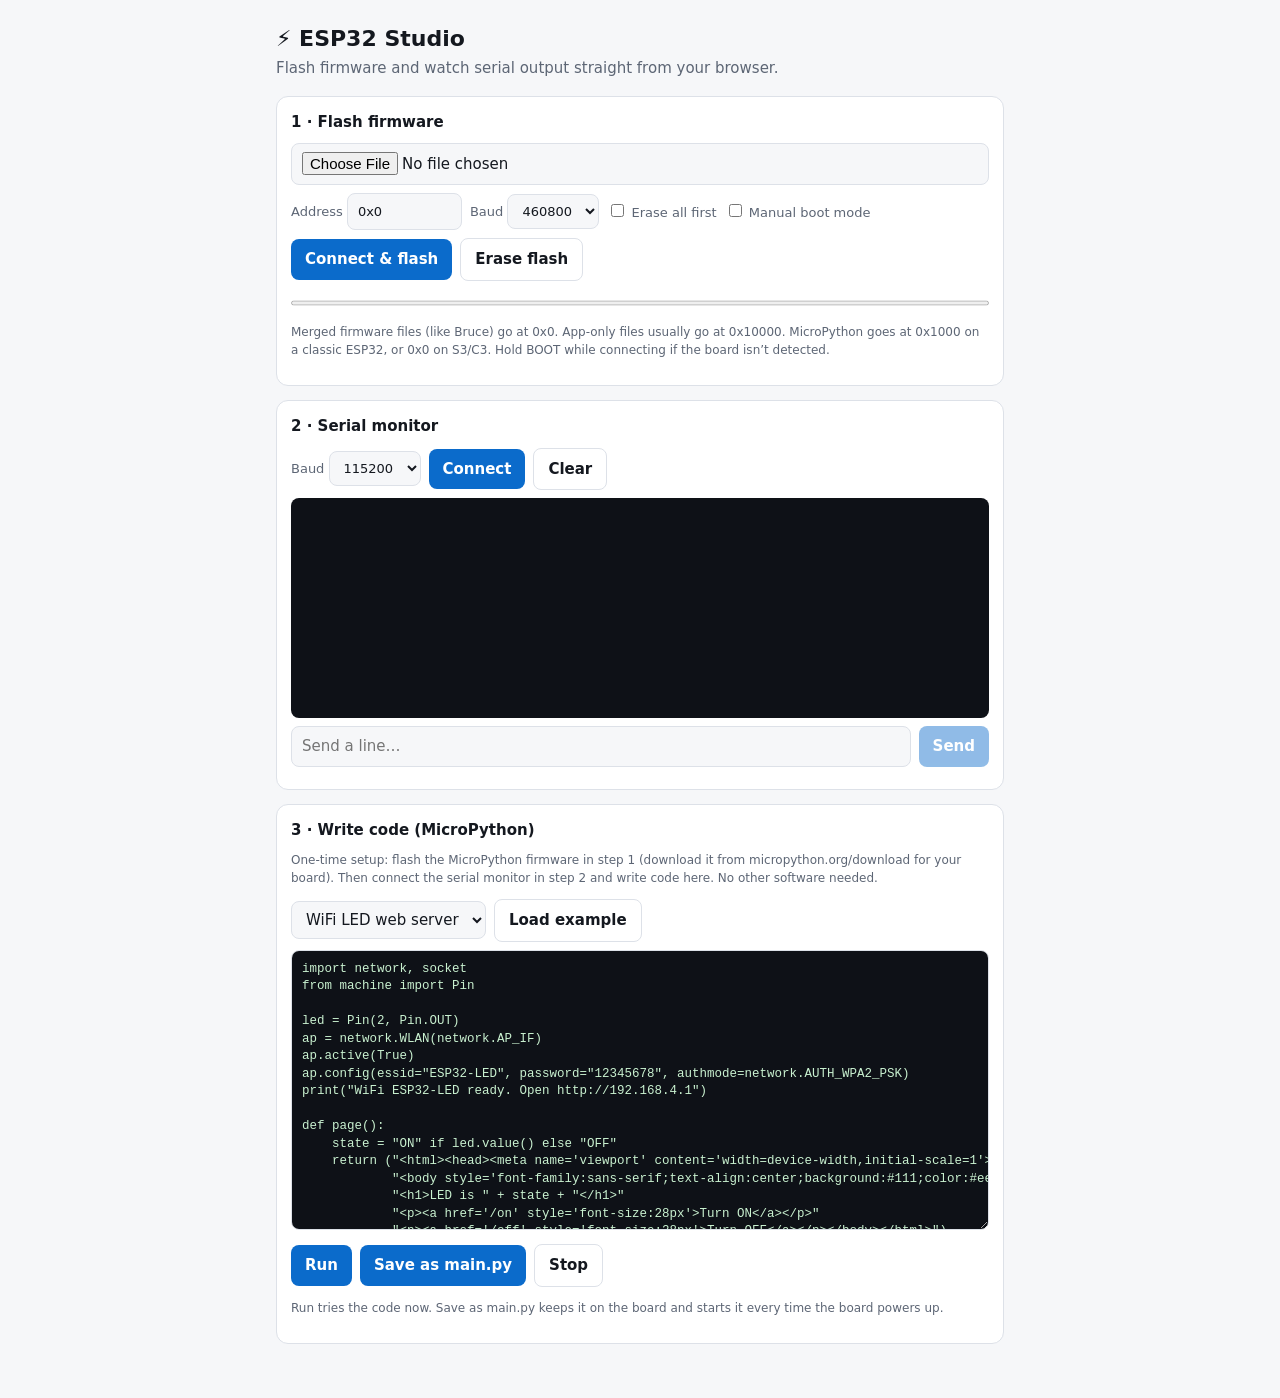
<file: index.html>
<!DOCTYPE html>
<html lang="en">
<head>
<meta charset="utf-8">
<meta name="viewport" content="width=device-width, initial-scale=1, viewport-fit=cover">
<title>ESP32 Studio</title>
<style>
:root{--bg:#f6f7f9;--card:#fff;--text:#14181f;--mute:#5d6675;--line:#dde1e8;--acc:#0b6bcb;--accT:#fff;--term:#0e1117;--termT:#c9f1d0;box-sizing:border-box;padding-top:env(safe-area-inset-top,0px);padding-bottom:env(safe-area-inset-bottom,0px)}
@media (prefers-color-scheme:dark){:root:not([data-theme="light"]){--bg:#0e1117;--card:#171c25;--text:#e8ecf2;--mute:#97a1b2;--line:#2a3140;--acc:#4da3ff;--accT:#06121f;--term:#05070a;--termT:#b6f0c0}}
:root[data-theme="dark"]{--bg:#0e1117;--card:#171c25;--text:#e8ecf2;--mute:#97a1b2;--line:#2a3140;--acc:#4da3ff;--accT:#06121f;--term:#05070a;--termT:#b6f0c0}
html{scroll-padding-top:env(safe-area-inset-top,0px)}
*{box-sizing:border-box}
body{margin:0;background:var(--bg);color:var(--text);font:15px/1.5 system-ui,-apple-system,"Segoe UI",Roboto,sans-serif}
main{max-width:760px;margin:0 auto;padding:18px 16px 40px}
h1{font-size:22px;margin:4px 0 2px}
p.sub{margin:0 0 16px;color:var(--mute)}
.card{background:var(--card);border:1px solid var(--line);border-radius:12px;padding:14px;margin-bottom:14px}
.card h2{font-size:15px;margin:0 0 10px}
.row{display:flex;gap:8px;flex-wrap:wrap;align-items:center;margin-bottom:8px}
label{font-size:13px;color:var(--mute)}
input,select{background:var(--bg);color:var(--text);border:1px solid var(--line);border-radius:8px;padding:8px 10px;font:inherit;min-width:0}
input[type=file]{width:100%}
button{background:var(--acc);color:var(--accT);border:0;border-radius:8px;padding:9px 14px;font:inherit;font-weight:600;cursor:pointer}
button.sec{background:transparent;color:var(--text);border:1px solid var(--line)}
button:disabled{opacity:.45;cursor:not-allowed}
pre{background:var(--term);color:var(--termT);border-radius:8px;padding:10px;margin:0;height:220px;overflow:auto;font:12.5px/1.4 ui-monospace,Menlo,Consolas,monospace;white-space:pre-wrap;word-break:break-all}
progress{width:100%;height:10px}
textarea{width:100%;height:280px;background:var(--term);color:var(--termT);border:1px solid var(--line);border-radius:8px;padding:10px;font:12.5px/1.4 ui-monospace,Menlo,Consolas,monospace;resize:vertical;white-space:pre;overflow:auto;margin-bottom:8px}
.warn{background:#fff4d6;color:#5c4400;border-radius:8px;padding:8px 10px;font-size:13px;margin-bottom:12px;display:none}
.badge{font-size:12px;color:var(--mute)}
</style>
</head>
<body>
<main>
<h1>⚡ ESP32 Studio</h1>
<p class="sub">Flash firmware and watch serial output straight from your browser.</p>
<div class="warn" id="warn">Web Serial isn’t available here. Open this page in Chrome or Edge on a desktop computer.</div>

<div class="card">
<h2>1 · Flash firmware</h2>
<div class="row"><input type="file" id="bin" accept=".bin"></div>
<div class="row">
<label>Address <input id="addr" value="0x0" size="9"></label>
<label>Baud <select id="fbaud"><option>921600</option><option selected>460800</option><option>115200</option></select></label>
<label><input type="checkbox" id="erase"> Erase all first</label>
<label><input type="checkbox" id="manual"> Manual boot mode</label>
</div>
<div class="row"><button id="flash">Connect &amp; flash</button><button class="sec" id="wipe">Erase flash</button><span class="badge" id="chip"></span></div>
<progress id="prog" value="0" max="100"></progress>
<p class="badge">Merged firmware files (like Bruce) go at 0x0. App-only files usually go at 0x10000. MicroPython goes at 0x1000 on a classic ESP32, or 0x0 on S3/C3. Hold BOOT while connecting if the board isn’t detected.</p>
</div>

<div class="card">
<h2>2 · Serial monitor</h2>
<div class="row">
<label>Baud <select id="mbaud"><option>9600</option><option selected>115200</option><option>230400</option><option>921600</option></select></label>
<button id="mon">Connect</button>
<button class="sec" id="clr">Clear</button>
</div>
<pre id="log"></pre>
<div class="row" style="margin-top:8px"><input id="tx" placeholder="Send a line…" style="flex:1" disabled><button id="send" disabled>Send</button></div>
</div>
<div class="card">
<h2>3 · Write code (MicroPython)</h2>
<p class="badge" style="margin-top:0">One-time setup: flash the MicroPython firmware in step 1 (download it from micropython.org/download for your board). Then connect the serial monitor in step 2 and write code here. No other software needed.</p>
<div class="row"><select id="ex"><option value="led">WiFi LED web server</option><option value="blink">Blink LED</option></select><button class="sec" id="load">Load example</button></div>
<textarea id="code" spellcheck="false"></textarea>
<div class="row"><button id="run">Run</button><button id="save">Save as main.py</button><button class="sec" id="stop">Stop</button></div>
<p class="badge">Run tries the code now. Save as main.py keeps it on the board and starts it every time the board powers up.</p>
</div>
</main>

<script>
const $=id=>document.getElementById(id);
const log=$('log');
const out=s=>{log.textContent+=s;log.scrollTop=log.scrollHeight};
if(!('serial' in navigator)){$('warn').style.display='block';$('flash').disabled=true;$('wipe').disabled=true;$('mon').disabled=true}

$('clr').onclick=()=>{log.textContent=''};

// ---- Flasher ----
// Release the port if the monitor or an old attempt still holds it
async function prep(){
  if(run){await stopMon();await sleep(700)}
  try{for(const p of await navigator.serial.getPorts()){try{await p.close()}catch(e){}}}catch(e){}
}
$('flash').onclick=async()=>{
  await prep();
  const f=$('bin').files[0];
  if(!f){out('Choose a .bin file first.\n');return}
  const btn=$('flash');btn.disabled=true;
  let transport;
  try{
    out('Loading flasher…\n');
    const {ESPLoader,Transport}=await import('https://cdn.jsdelivr.net/npm/esptool-js@0.5.4/+esm');
    const port=await navigator.serial.requestPort();
    transport=new Transport(port,true);
    const loader=new ESPLoader({transport,baudrate:parseInt($('fbaud').value),romBaudrate:115200,
      terminal:{clean(){},writeLine(s){out(s+'\n')},write(s){out(s)}}});
    const chip=await loader.main($('manual').checked?'no_reset':'default_reset');
    $('chip').textContent=chip;
    const buf=new Uint8Array(await f.arrayBuffer());
    let bin='';for(let i=0;i<buf.length;i+=8192)bin+=String.fromCharCode.apply(null,buf.subarray(i,i+8192));
    await loader.writeFlash({
      fileArray:[{data:bin,address:parseInt($('addr').value)}],
      flashSize:'keep',flashMode:'keep',flashFreq:'keep',
      eraseAll:$('erase').checked,compress:true,
      reportProgress:(i,w,t)=>{$('prog').value=Math.round((w/t)*100)}
    });
    $('prog').value=100;
    out('\nDone. Resetting board…\n');
    try{await loader.hardReset()}catch(e){}
  }catch(e){out('\nError: '+(e&&e.message||e)+'\nReload this page (Ctrl+Shift+R) before trying again.\n')}
  try{if(transport)await transport.disconnect()}catch(e){}
  btn.disabled=false;
};

// ---- Erase (removes old code) ----
let armed=false,armT;
$('wipe').onclick=async()=>{
  const w=$('wipe');
  if(!armed){armed=true;w.textContent='Tap again to erase';armT=setTimeout(()=>{armed=false;w.textContent='Erase flash'},4000);return}
  clearTimeout(armT);armed=false;w.textContent='Erase flash';
  await prep();
  w.disabled=true;$('flash').disabled=true;
  let transport;
  try{
    out('Loading flasher…\n');
    const {ESPLoader,Transport}=await import('https://cdn.jsdelivr.net/npm/esptool-js@0.5.4/+esm');
    const port=await navigator.serial.requestPort();
    transport=new Transport(port,true);
    const loader=new ESPLoader({transport,baudrate:parseInt($('fbaud').value),romBaudrate:115200,
      terminal:{clean(){},writeLine(s){out(s+'\n')},write(s){out(s)}}});
    $('chip').textContent=await loader.main($('manual').checked?'no_reset':'default_reset');
    out('Erasing entire flash, this can take up to a minute…\n');
    await loader.eraseFlash();
    out('Erased. Now choose a new .bin and press Connect & flash.\n');
  }catch(e){out('\nError: '+(e&&e.message||e)+'\n')}
  try{if(transport)await transport.disconnect()}catch(e){}
  w.disabled=false;$('flash').disabled=false;
};

// ---- Serial monitor ----
let port=null,reader=null,writer=null,run=false;
async function stopMon(){
  run=false;
  try{if(reader)await reader.cancel()}catch(e){}
}
$('mon').onclick=async()=>{
  if(run){await stopMon();return}
  try{
    port=await navigator.serial.requestPort();
    await port.open({baudRate:parseInt($('mbaud').value)});
    run=true;$('mon').textContent='Disconnect';$('tx').disabled=false;$('send').disabled=false;
    out('--- connected ---\n');
    writer=port.writable.getWriter();
    const dec=new TextDecoder();
    while(run&&port.readable){
      reader=port.readable.getReader();
      try{
        while(true){const {value,done}=await reader.read();if(done)break;out(dec.decode(value))}
      }catch(e){out('\n[read error] '+e.message+'\n')}
      finally{reader.releaseLock()}
      if(!run)break;
    }
  }catch(e){out('Error: '+(e&&e.message||e)+'\n')}
  try{if(writer){writer.releaseLock();writer=null}}catch(e){}
  try{if(port)await port.close()}catch(e){}
  run=false;$('mon').textContent='Connect';$('tx').disabled=true;$('send').disabled=true;
  out('--- disconnected ---\n');
};
// ---- Code editor (MicroPython raw REPL over the monitor connection) ----
const EX={
led:String.raw`import network, socket
from machine import Pin

led = Pin(2, Pin.OUT)
ap = network.WLAN(network.AP_IF)
ap.active(True)
ap.config(essid="ESP32-LED", password="12345678", authmode=network.AUTH_WPA2_PSK)
print("WiFi ESP32-LED ready. Open http://192.168.4.1")

def page():
    state = "ON" if led.value() else "OFF"
    return ("<html><head><meta name='viewport' content='width=device-width,initial-scale=1'></head>"
            "<body style='font-family:sans-serif;text-align:center;background:#111;color:#eee'>"
            "<h1>LED is " + state + "</h1>"
            "<p><a href='/on' style='font-size:28px'>Turn ON</a></p>"
            "<p><a href='/off' style='font-size:28px'>Turn OFF</a></p></body></html>")

s = socket.socket()
s.setsockopt(socket.SOL_SOCKET, socket.SO_REUSEADDR, 1)
s.bind(("0.0.0.0", 80))
s.listen(3)
while True:
    try:
        c, a = s.accept()
        req = c.recv(1024).decode()
        if "GET /on" in req:
            led.value(1)
        elif "GET /off" in req:
            led.value(0)
        c.send("HTTP/1.1 200 OK\r\nContent-Type: text/html\r\nConnection: close\r\n\r\n" + page())
        c.close()
    except Exception as e:
        print("error", e)
`,
blink:String.raw`from machine import Pin
import time

led = Pin(2, Pin.OUT)
while True:
    led.value(not led.value())
    time.sleep(0.5)
`};
const sleep=ms=>new Promise(r=>setTimeout(r,ms));
$('code').value=EX.led;
$('load').onclick=()=>{$('code').value=EX[$('ex').value]};
async function raw(c){
  if(!writer){out('Connect the serial monitor first (step 2).\n');return false}
  const te=new TextEncoder();
  await writer.write(te.encode('\x03\x03'));await sleep(250);
  await writer.write(te.encode('\x01'));await sleep(250);
  const b=te.encode(c);
  for(let i=0;i<b.length;i+=128){await writer.write(b.subarray(i,i+128));await sleep(15)}
  await writer.write(te.encode('\x04'));
  return true;
}
$('run').onclick=()=>raw($('code').value);
$('save').onclick=async()=>{
  const c="f=open('main.py','w')\nf.write("+JSON.stringify($('code').value)+")\nf.close()\n";
  if(await raw(c)){
    await sleep(1500);
    const te=new TextEncoder();
    await writer.write(te.encode('\x02'));await sleep(150);
    await writer.write(te.encode('\x04'));
    out('\nSaved as main.py. Restarting board…\n');
  }
};
$('stop').onclick=async()=>{
  if(!writer){out('Connect the serial monitor first (step 2).\n');return}
  const te=new TextEncoder();
  await writer.write(te.encode('\x03\x03'));await sleep(200);
  await writer.write(te.encode('\x02'));
};

const send=async()=>{
  const v=$('tx').value;if(!writer)return;
  await writer.write(new TextEncoder().encode(v+'\n'));$('tx').value='';
};
$('send').onclick=send;
$('tx').addEventListener('keydown',e=>{if(e.key==='Enter')send()});
</script>
</body>
</html>
</file>
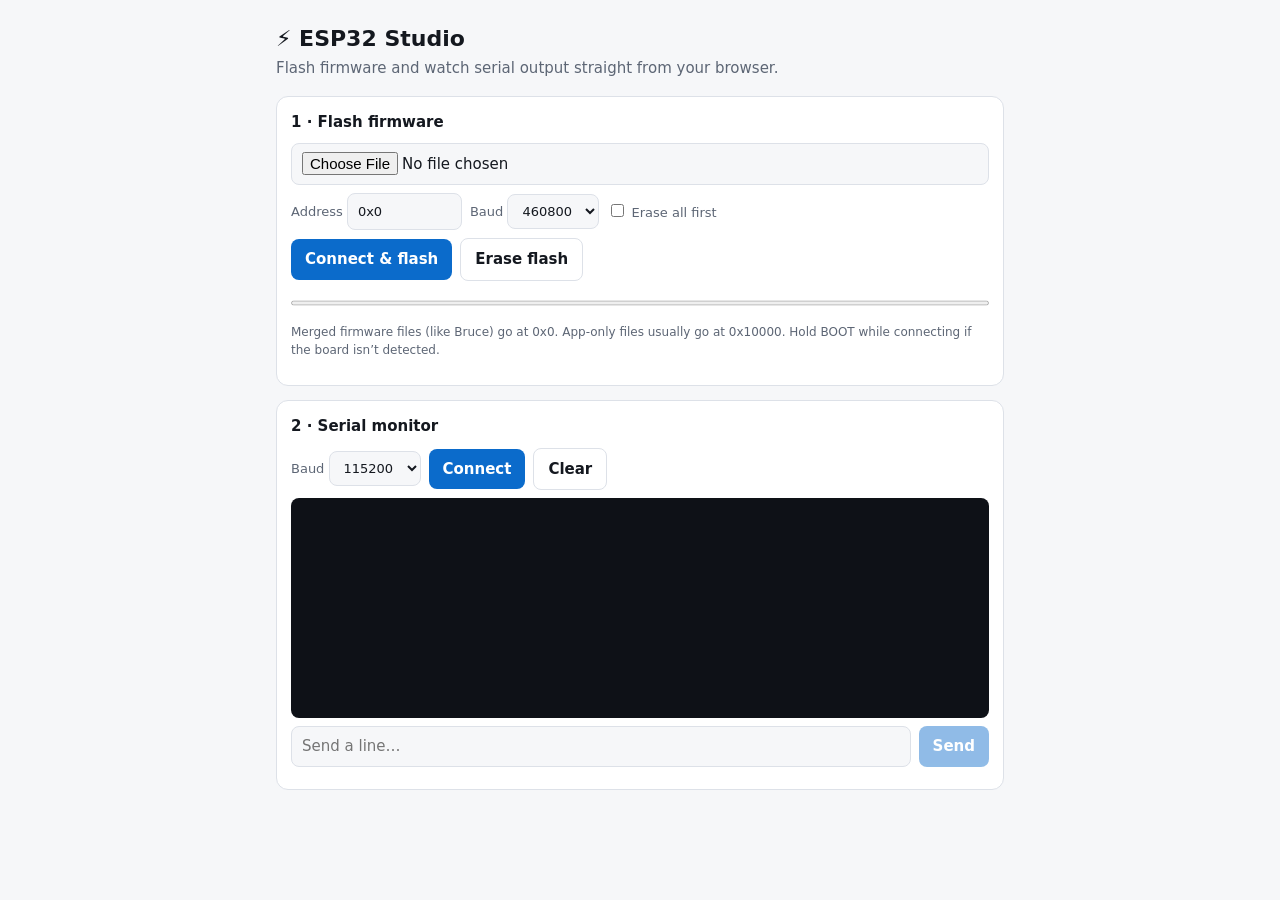
<file: index (3).html>
<!DOCTYPE html>
<html lang="en">
<head>
<meta charset="utf-8">
<meta name="viewport" content="width=device-width, initial-scale=1, viewport-fit=cover">
<title>ESP32 Studio</title>
<link rel="stylesheet" href="style.css">
</head>
<body>
<main>
<h1>⚡ ESP32 Studio</h1>
<p class="sub">Flash firmware and watch serial output straight from your browser.</p>
<div class="warn" id="warn">Web Serial isn’t available here. Open this page in Chrome or Edge on a desktop computer.</div>

<div class="card">
<h2>1 · Flash firmware</h2>
<div class="row"><input type="file" id="bin" accept=".bin"></div>
<div class="row">
<label>Address <input id="addr" value="0x0" size="9"></label>
<label>Baud <select id="fbaud"><option>921600</option><option selected>460800</option><option>115200</option></select></label>
<label><input type="checkbox" id="erase"> Erase all first</label>
</div>
<div class="row"><button id="flash">Connect &amp; flash</button><button class="sec" id="wipe">Erase flash</button><span class="badge" id="chip"></span></div>
<progress id="prog" value="0" max="100"></progress>
<p class="badge">Merged firmware files (like Bruce) go at 0x0. App-only files usually go at 0x10000. Hold BOOT while connecting if the board isn’t detected.</p>
</div>

<div class="card">
<h2>2 · Serial monitor</h2>
<div class="row">
<label>Baud <select id="mbaud"><option>9600</option><option selected>115200</option><option>230400</option><option>921600</option></select></label>
<button id="mon">Connect</button>
<button class="sec" id="clr">Clear</button>
</div>
<pre id="log"></pre>
<div class="row" style="margin-top:8px"><input id="tx" placeholder="Send a line…" style="flex:1" disabled><button id="send" disabled>Send</button></div>
</div>
</main>

<script>
const $=id=>document.getElementById(id);
const log=$('log');
const out=s=>{log.textContent+=s;log.scrollTop=log.scrollHeight};
if(!('serial' in navigator)){$('warn').style.display='block';$('flash').disabled=true;$('wipe').disabled=true;$('mon').disabled=true}

$('clr').onclick=()=>{log.textContent=''};

// ---- Flasher ----
$('flash').onclick=async()=>{
  const f=$('bin').files[0];
  if(!f){out('Choose a .bin file first.\n');return}
  const btn=$('flash');btn.disabled=true;
  let transport;
  try{
    out('Loading flasher…\n');
    const {ESPLoader,Transport}=await import('https://cdn.jsdelivr.net/npm/esptool-js@0.5.4/+esm');
    const port=await navigator.serial.requestPort();
    transport=new Transport(port,true);
    const loader=new ESPLoader({transport,baudrate:parseInt($('fbaud').value),romBaudrate:115200,
      terminal:{clean(){},writeLine(s){out(s+'\n')},write(s){out(s)}}});
    const chip=await loader.main();
    $('chip').textContent=chip;
    const buf=new Uint8Array(await f.arrayBuffer());
    let bin='';for(let i=0;i<buf.length;i+=8192)bin+=String.fromCharCode.apply(null,buf.subarray(i,i+8192));
    await loader.writeFlash({
      fileArray:[{data:bin,address:parseInt($('addr').value)}],
      flashSize:'keep',flashMode:'keep',flashFreq:'keep',
      eraseAll:$('erase').checked,compress:true,
      reportProgress:(i,w,t)=>{$('prog').value=Math.round((w/t)*100)}
    });
    $('prog').value=100;
    out('\nDone. Resetting board…\n');
    try{await loader.hardReset()}catch(e){}
  }catch(e){out('\nError: '+(e&&e.message||e)+'\n')}
  try{if(transport)await transport.disconnect()}catch(e){}
  btn.disabled=false;
};

// ---- Erase (removes old code) ----
let armed=false,armT;
$('wipe').onclick=async()=>{
  const w=$('wipe');
  if(!armed){armed=true;w.textContent='Tap again to erase';armT=setTimeout(()=>{armed=false;w.textContent='Erase flash'},4000);return}
  clearTimeout(armT);armed=false;w.textContent='Erase flash';
  w.disabled=true;$('flash').disabled=true;
  let transport;
  try{
    out('Loading flasher…\n');
    const {ESPLoader,Transport}=await import('https://cdn.jsdelivr.net/npm/esptool-js@0.5.4/+esm');
    const port=await navigator.serial.requestPort();
    transport=new Transport(port,true);
    const loader=new ESPLoader({transport,baudrate:parseInt($('fbaud').value),romBaudrate:115200,
      terminal:{clean(){},writeLine(s){out(s+'\n')},write(s){out(s)}}});
    $('chip').textContent=await loader.main();
    out('Erasing entire flash, this can take up to a minute…\n');
    await loader.eraseFlash();
    out('Erased. Now choose a new .bin and press Connect & flash.\n');
  }catch(e){out('\nError: '+(e&&e.message||e)+'\n')}
  try{if(transport)await transport.disconnect()}catch(e){}
  w.disabled=false;$('flash').disabled=false;
};

// ---- Serial monitor ----
let port=null,reader=null,writer=null,run=false;
async function stopMon(){
  run=false;
  try{if(reader)await reader.cancel()}catch(e){}
}
$('mon').onclick=async()=>{
  if(run){await stopMon();return}
  try{
    port=await navigator.serial.requestPort();
    await port.open({baudRate:parseInt($('mbaud').value)});
    run=true;$('mon').textContent='Disconnect';$('tx').disabled=false;$('send').disabled=false;
    out('--- connected ---\n');
    writer=port.writable.getWriter();
    const dec=new TextDecoder();
    while(run&&port.readable){
      reader=port.readable.getReader();
      try{
        while(true){const {value,done}=await reader.read();if(done)break;out(dec.decode(value))}
      }catch(e){out('\n[read error] '+e.message+'\n')}
      finally{reader.releaseLock()}
      if(!run)break;
    }
  }catch(e){out('Error: '+(e&&e.message||e)+'\n')}
  try{if(writer){writer.releaseLock();writer=null}}catch(e){}
  try{if(port)await port.close()}catch(e){}
  run=false;$('mon').textContent='Connect';$('tx').disabled=true;$('send').disabled=true;
  out('--- disconnected ---\n');
};
const send=async()=>{
  const v=$('tx').value;if(!writer)return;
  await writer.write(new TextEncoder().encode(v+'\n'));$('tx').value='';
};
$('send').onclick=send;
$('tx').addEventListener('keydown',e=>{if(e.key==='Enter')send()});
</script>
</body>
</html>
</file>
<file: style.css>
:root{--bg:#f6f7f9;--card:#fff;--text:#14181f;--mute:#5d6675;--line:#dde1e8;--acc:#0b6bcb;--accT:#fff;--term:#0e1117;--termT:#c9f1d0;box-sizing:border-box;padding-top:env(safe-area-inset-top,0px);padding-bottom:env(safe-area-inset-bottom,0px)}
@media (prefers-color-scheme:dark){:root:not([data-theme="light"]){--bg:#0e1117;--card:#171c25;--text:#e8ecf2;--mute:#97a1b2;--line:#2a3140;--acc:#4da3ff;--accT:#06121f;--term:#05070a;--termT:#b6f0c0}}
:root[data-theme="dark"]{--bg:#0e1117;--card:#171c25;--text:#e8ecf2;--mute:#97a1b2;--line:#2a3140;--acc:#4da3ff;--accT:#06121f;--term:#05070a;--termT:#b6f0c0}
html{scroll-padding-top:env(safe-area-inset-top,0px)}
*{box-sizing:border-box}
body{margin:0;background:var(--bg);color:var(--text);font:15px/1.5 system-ui,-apple-system,"Segoe UI",Roboto,sans-serif}
main{max-width:760px;margin:0 auto;padding:18px 16px 40px}
h1{font-size:22px;margin:4px 0 2px}
p.sub{margin:0 0 16px;color:var(--mute)}
.card{background:var(--card);border:1px solid var(--line);border-radius:12px;padding:14px;margin-bottom:14px}
.card h2{font-size:15px;margin:0 0 10px}
.row{display:flex;gap:8px;flex-wrap:wrap;align-items:center;margin-bottom:8px}
label{font-size:13px;color:var(--mute)}
input,select{background:var(--bg);color:var(--text);border:1px solid var(--line);border-radius:8px;padding:8px 10px;font:inherit;min-width:0}
input[type=file]{width:100%}
button{background:var(--acc);color:var(--accT);border:0;border-radius:8px;padding:9px 14px;font:inherit;font-weight:600;cursor:pointer}
button.sec{background:transparent;color:var(--text);border:1px solid var(--line)}
button:disabled{opacity:.45;cursor:not-allowed}
pre{background:var(--term);color:var(--termT);border-radius:8px;padding:10px;margin:0;height:220px;overflow:auto;font:12.5px/1.4 ui-monospace,Menlo,Consolas,monospace;white-space:pre-wrap;word-break:break-all}
progress{width:100%;height:10px}
textarea{width:100%;height:280px;background:var(--term);color:var(--termT);border:1px solid var(--line);border-radius:8px;padding:10px;font:12.5px/1.4 ui-monospace,Menlo,Consolas,monospace;resize:vertical;white-space:pre;overflow:auto;margin-bottom:8px}
.warn{background:#fff4d6;color:#5c4400;border-radius:8px;padding:8px 10px;font-size:13px;margin-bottom:12px;display:none}
.badge{font-size:12px;color:var(--mute)}
</file>
